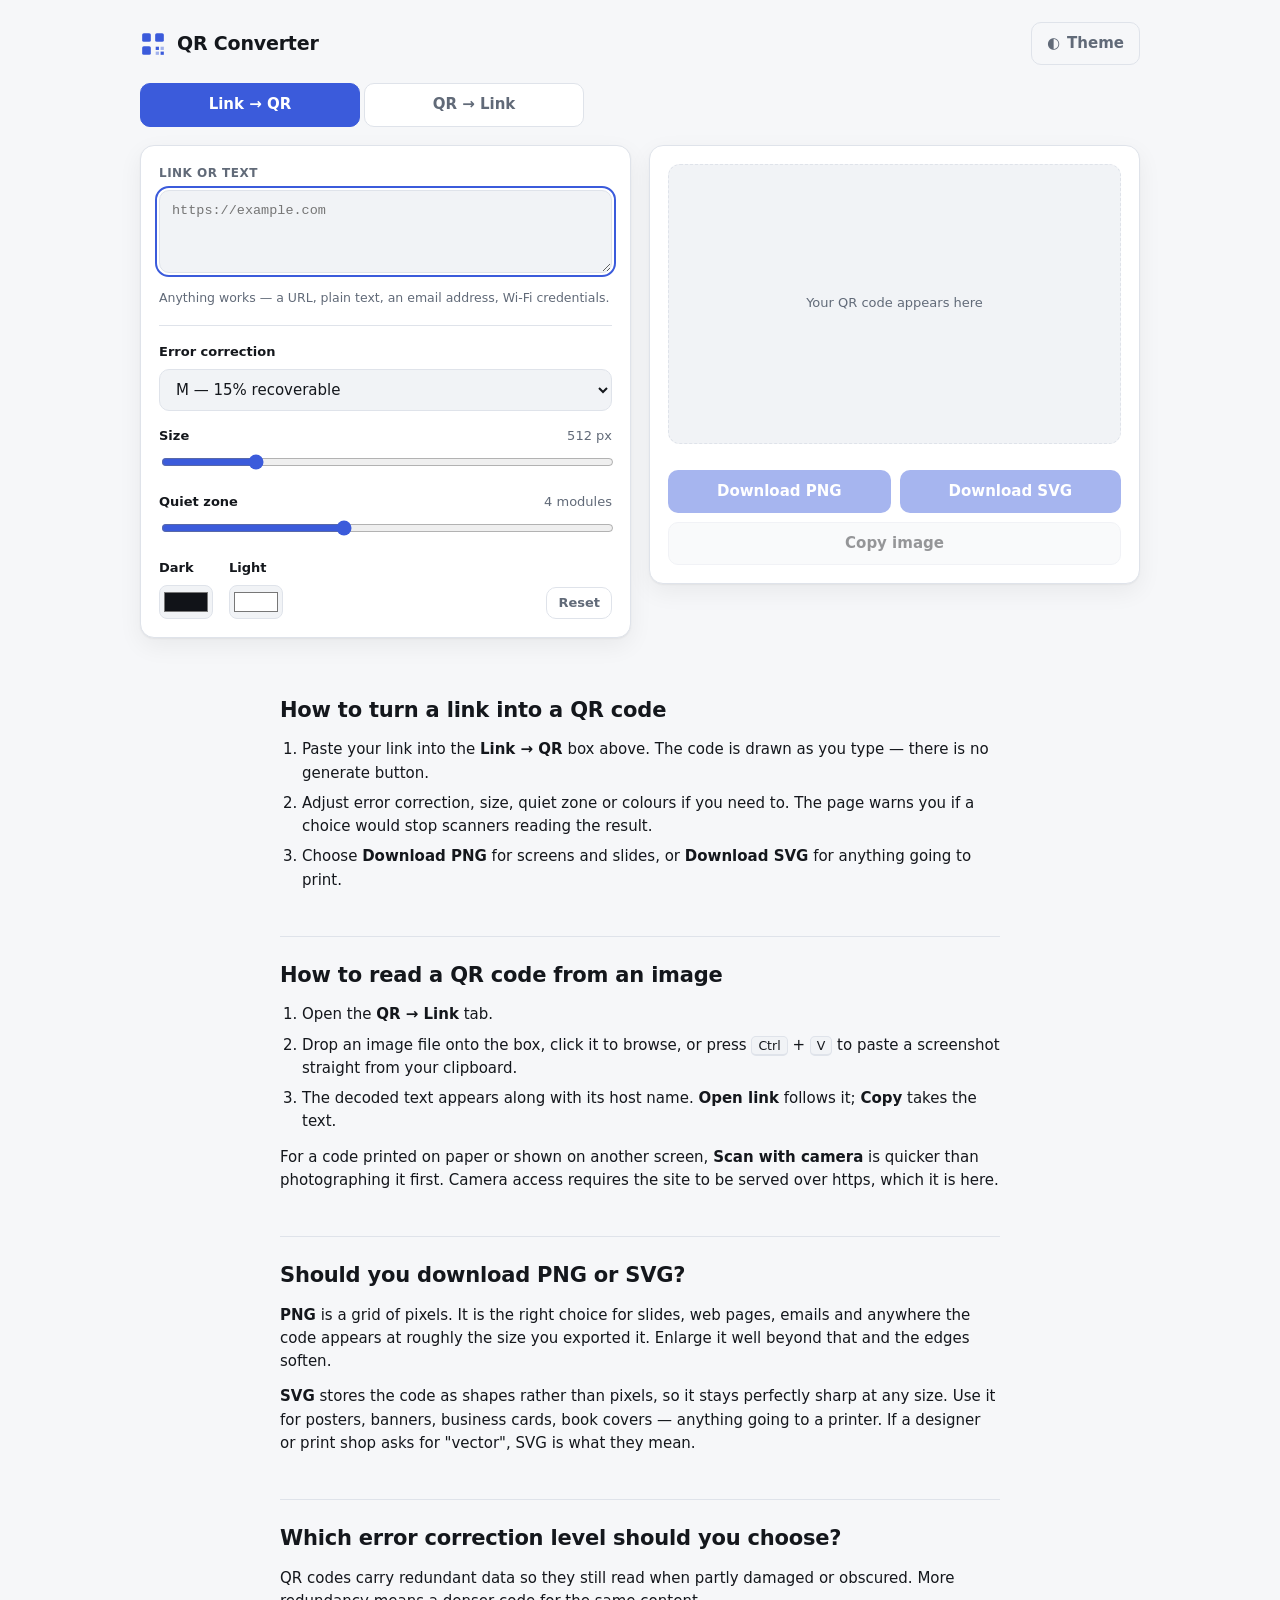
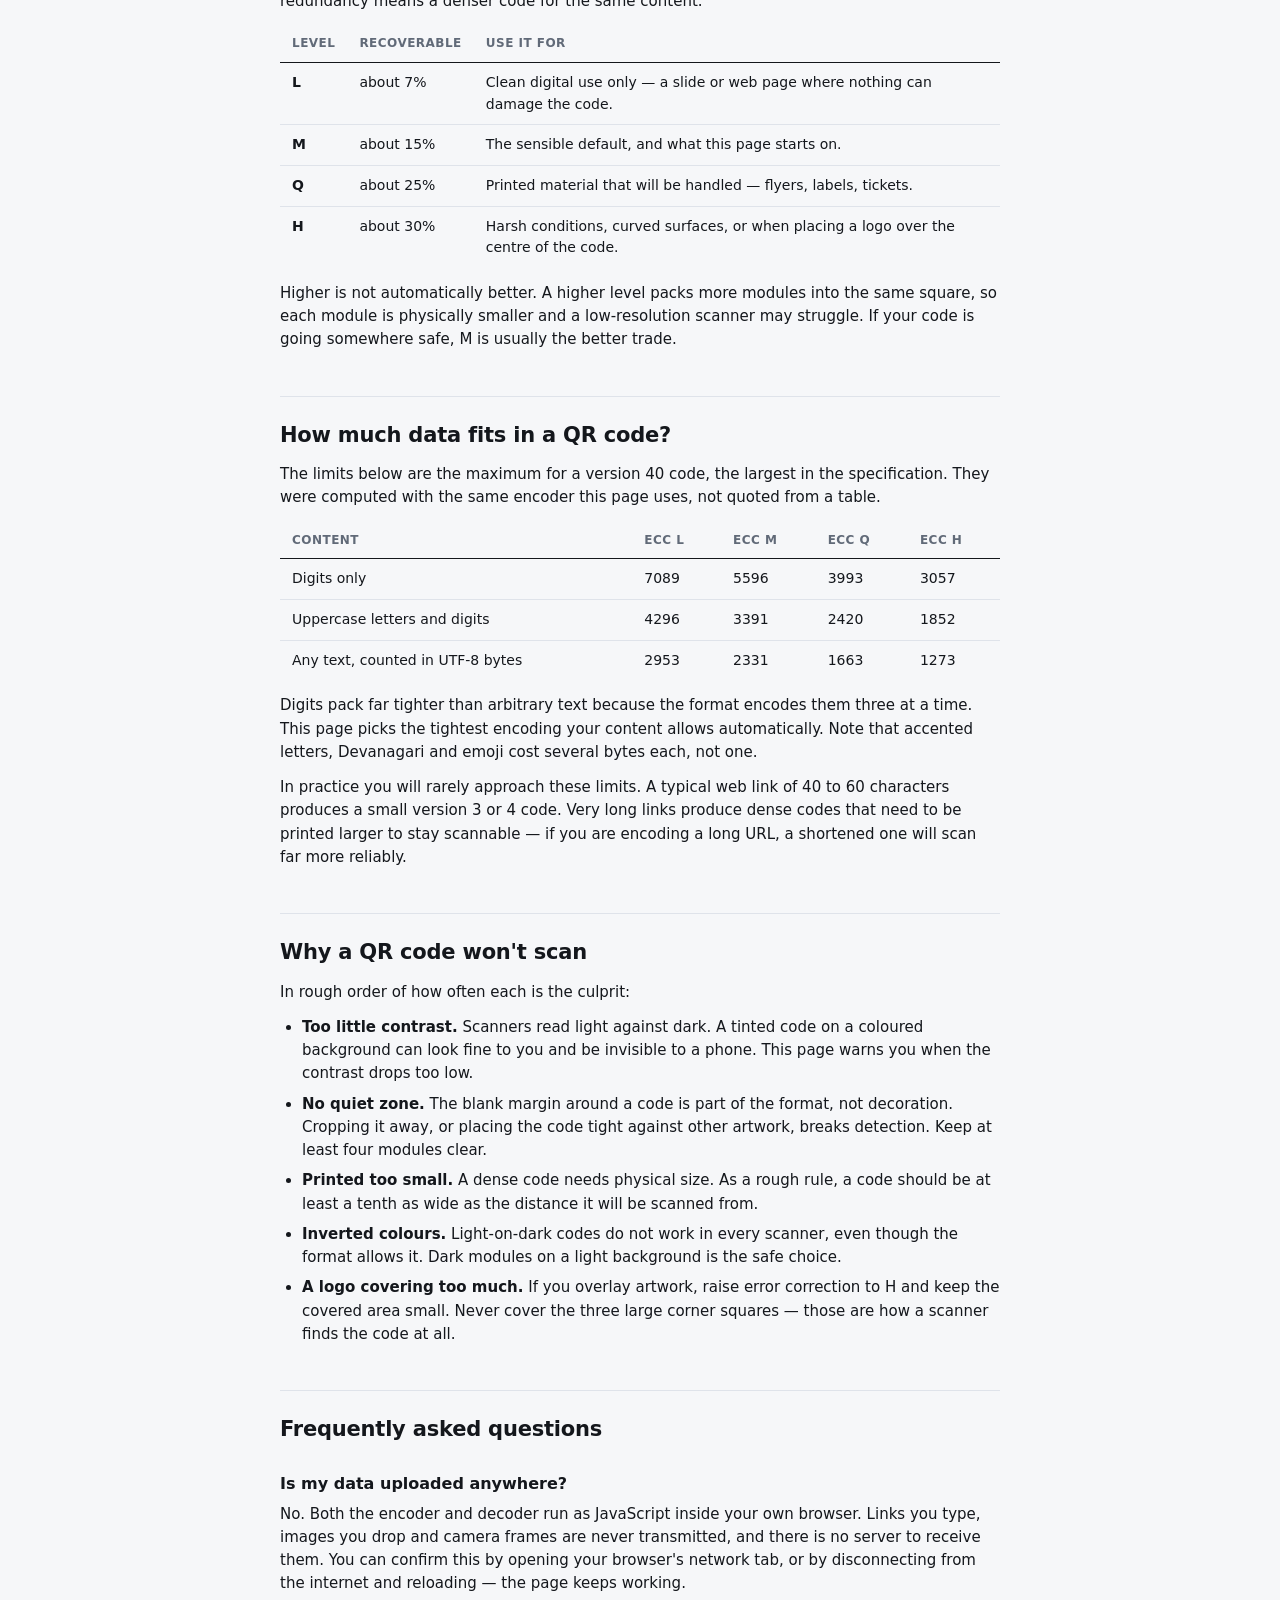
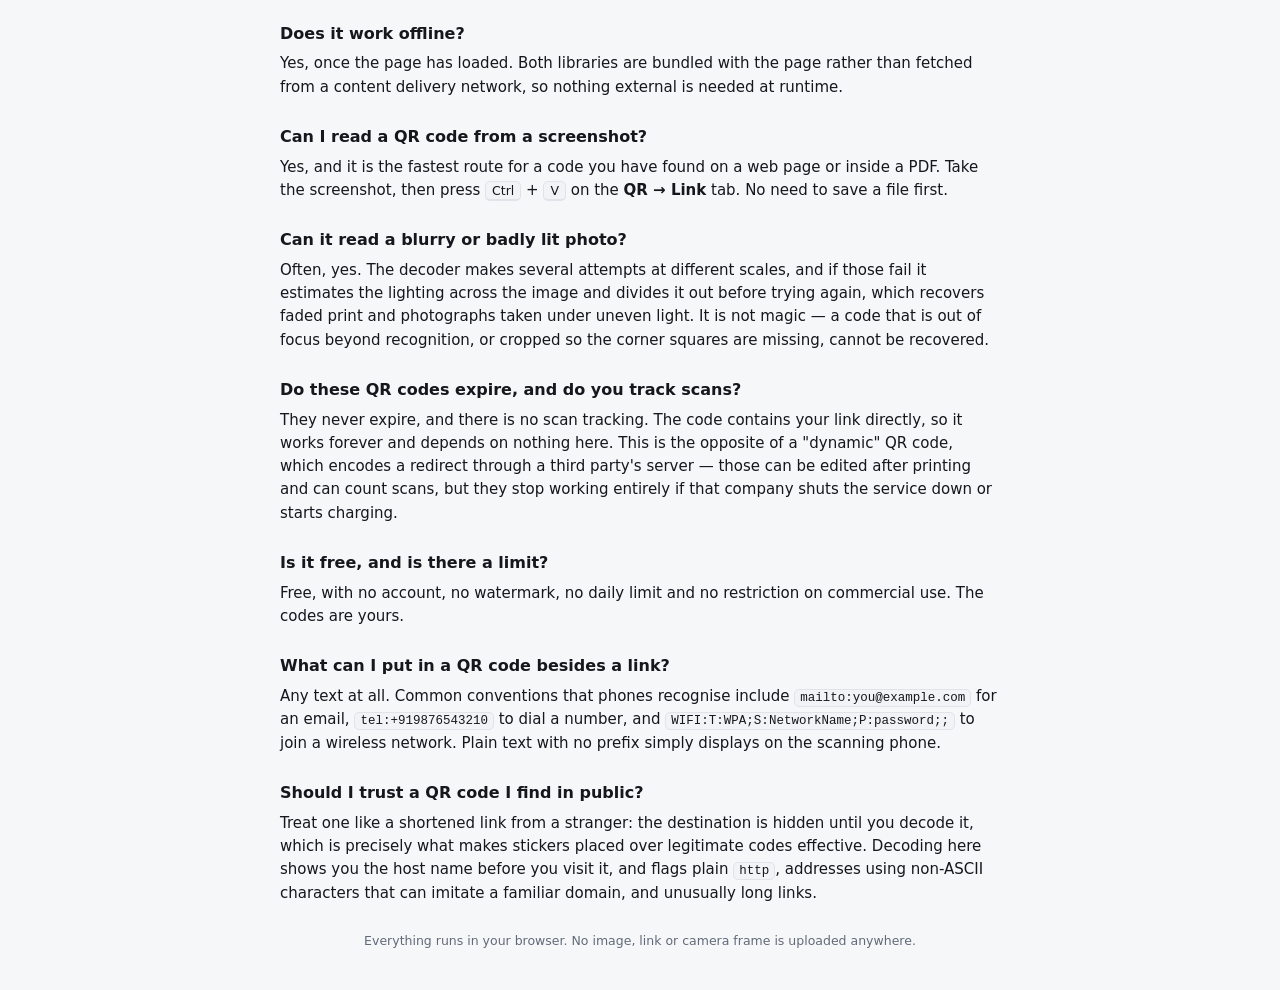
<file: index.html>
<!DOCTYPE html>
<html lang="en">
<head>
<meta charset="utf-8">
<meta name="viewport" content="width=device-width, initial-scale=1">

<title>QR Converter — Link to QR Code, QR Code to Link</title>
<meta name="description" content="Free QR code generator and reader that runs entirely in your browser. Turn any link into a QR code, download it as PNG or SVG, or scan a QR image to read the link back. Nothing is uploaded.">
<link rel="canonical" href="https://divyanshubathla.github.io/qr-converter/">
<meta name="robots" content="index, follow">
<meta name="theme-color" content="#3b5bdb" media="(prefers-color-scheme: light)">
<meta name="theme-color" content="#0e1014" media="(prefers-color-scheme: dark)">

<!-- link preview cards (Slack, WhatsApp, LinkedIn, Twitter/X, iMessage) -->
<meta property="og:type" content="website">
<meta property="og:site_name" content="QR Converter">
<meta property="og:url" content="https://divyanshubathla.github.io/qr-converter/">
<meta property="og:title" content="QR Converter — Link to QR Code, QR Code to Link">
<meta property="og:description" content="Turn any link into a QR code, or scan a QR image to read the link back. Runs entirely in your browser — nothing is uploaded.">
<meta property="og:image" content="https://divyanshubathla.github.io/qr-converter/og-image.png">
<meta property="og:image:width" content="1200">
<meta property="og:image:height" content="630">
<meta property="og:image:alt" content="QR Converter — a QR code beside the words Link to QR Code, QR Code to Link">
<meta name="twitter:card" content="summary_large_image">
<meta name="twitter:title" content="QR Converter — Link to QR Code, QR Code to Link">
<meta name="twitter:description" content="Turn any link into a QR code, or scan a QR image to read the link back. Runs entirely in your browser — nothing is uploaded.">
<meta name="twitter:image" content="https://divyanshubathla.github.io/qr-converter/og-image.png">

<link rel="icon" href="favicon.svg" type="image/svg+xml">
<link rel="apple-touch-icon" href="apple-touch-icon.png">

<link rel="stylesheet" href="styles.css">

<script type="application/ld+json">
{
  "@context": "https://schema.org",
  "@type": "WebApplication",
  "name": "QR Converter",
  "url": "https://divyanshubathla.github.io/qr-converter/",
  "description": "A QR code generator and reader that runs entirely in the browser. Converts a link into a QR code and reads a link back out of a QR code image.",
  "applicationCategory": "UtilitiesApplication",
  "operatingSystem": "Any, runs in a web browser",
  "browserRequirements": "Requires JavaScript",
  "offers": { "@type": "Offer", "price": "0", "priceCurrency": "USD" },
  "featureList": [
    "Encode a link or text as a QR code",
    "Adjustable error correction, size, quiet zone and colours",
    "Download as PNG or SVG",
    "Decode a QR code from an image file, clipboard paste or camera",
    "Runs offline; no data leaves the browser"
  ],
  "author": { "@type": "Person", "name": "Divyanshu Bathla" },
  "license": "https://github.com/DivyanshuBathla/qr-converter"
}
</script>

<script type="application/ld+json">
{
  "@context": "https://schema.org",
  "@type": "FAQPage",
  "mainEntity": [
    {
      "@type": "Question",
      "name": "Is my data uploaded anywhere?",
      "acceptedAnswer": {
        "@type": "Answer",
        "text": "No. Both the encoder and decoder run as JavaScript inside your own browser. Links you type, images you drop and camera frames are never transmitted, and there is no server to receive them."
      }
    },
    {
      "@type": "Question",
      "name": "Does it work offline?",
      "acceptedAnswer": {
        "@type": "Answer",
        "text": "Yes, once the page has loaded. Both libraries are bundled with the page rather than fetched from a content delivery network, so nothing external is needed at runtime."
      }
    },
    {
      "@type": "Question",
      "name": "Can I read a QR code from a screenshot?",
      "acceptedAnswer": {
        "@type": "Answer",
        "text": "Yes. Take the screenshot, then press Ctrl+V on the QR to Link tab. There is no need to save a file first."
      }
    },
    {
      "@type": "Question",
      "name": "Can it read a blurry or badly lit photo?",
      "acceptedAnswer": {
        "@type": "Answer",
        "text": "Often. The decoder makes several attempts at different scales, and if those fail it estimates the lighting across the image and divides it out before trying again, which recovers faded print and photographs taken under uneven light. A code that is out of focus beyond recognition, or cropped so the corner squares are missing, cannot be recovered."
      }
    },
    {
      "@type": "Question",
      "name": "Do these QR codes expire, and are scans tracked?",
      "acceptedAnswer": {
        "@type": "Answer",
        "text": "They never expire and there is no scan tracking. The code contains your link directly, so it works forever and depends on nothing here. This is the opposite of a dynamic QR code, which encodes a redirect through a third party's server."
      }
    },
    {
      "@type": "Question",
      "name": "Is it free, and is there a limit?",
      "acceptedAnswer": {
        "@type": "Answer",
        "text": "Free, with no account, no watermark, no daily limit and no restriction on commercial use."
      }
    },
    {
      "@type": "Question",
      "name": "What can I put in a QR code besides a link?",
      "acceptedAnswer": {
        "@type": "Answer",
        "text": "Any text. Common conventions phones recognise include mailto:you@example.com for an email, tel:+919876543210 to dial a number, and WIFI:T:WPA;S:NetworkName;P:password;; to join a wireless network."
      }
    },
    {
      "@type": "Question",
      "name": "Should I trust a QR code I find in public?",
      "acceptedAnswer": {
        "@type": "Answer",
        "text": "Treat it like a shortened link from a stranger: the destination is hidden until decoded, which is what makes stickers placed over legitimate codes effective. Decoding here shows the host name before you visit it, and flags plain http, addresses using non-ASCII characters that can imitate a familiar domain, and unusually long links."
      }
    },
    {
      "@type": "Question",
      "name": "Which error correction level should I choose?",
      "acceptedAnswer": {
        "@type": "Answer",
        "text": "M is the sensible default. Use Q or H for printed material that will be handled or partly covered by a logo. Higher levels pack more modules into the same square, making each module physically smaller, so higher is not automatically better."
      }
    },
    {
      "@type": "Question",
      "name": "How much data fits in a QR code?",
      "acceptedAnswer": {
        "@type": "Answer",
        "text": "At most 7089 digits, 4296 uppercase alphanumeric characters, or 2953 bytes of arbitrary text, using the largest version at the lowest error correction level. Higher error correction reduces these limits."
      }
    }
  ]
}
</script>
</head>
<body>

<header class="topbar">
  <div class="brand">
    <svg class="logo" viewBox="0 0 24 24" aria-hidden="true">
      <rect x="2" y="2" width="8" height="8" rx="1.5"></rect>
      <rect x="14" y="2" width="8" height="8" rx="1.5"></rect>
      <rect x="2" y="14" width="8" height="8" rx="1.5"></rect>
      <rect x="14.5" y="14.5" width="3" height="3"></rect>
      <rect x="19" y="19" width="3" height="3"></rect>
      <rect x="14.5" y="19" width="3" height="3" opacity=".45"></rect>
      <rect x="19" y="14.5" width="3" height="3" opacity=".45"></rect>
    </svg>
    <h1>QR Converter</h1>
  </div>
  <button id="theme-toggle" class="ghost-btn" type="button" title="Switch light / dark">
    <span id="theme-icon">◐</span><span class="btn-label">Theme</span>
  </button>
</header>

<nav class="tabs" role="tablist">
  <button class="tab is-active" role="tab" aria-selected="true" aria-controls="panel-encode" id="tab-encode">
    Link → QR
  </button>
  <button class="tab" role="tab" aria-selected="false" aria-controls="panel-decode" id="tab-decode">
    QR → Link
  </button>
</nav>

<main>

  <!-- ================= ENCODE ================= -->
  <section class="panel is-active" id="panel-encode" role="tabpanel" aria-labelledby="tab-encode">
    <div class="grid">

      <div class="card">
        <label class="field-label" for="enc-input">Link or text</label>
        <textarea id="enc-input" rows="3" spellcheck="false"
                  placeholder="https://example.com"></textarea>
        <p class="hint" id="enc-hint">Anything works — a URL, plain text, an email address, Wi-Fi credentials.</p>

        <div class="controls">
          <div class="control">
            <label for="enc-ecc">Error correction</label>
            <select id="enc-ecc">
              <option value="L">L — 7% recoverable</option>
              <option value="M" selected>M — 15% recoverable</option>
              <option value="Q">Q — 25% recoverable</option>
              <option value="H">H — 30% recoverable</option>
            </select>
          </div>

          <div class="control">
            <label for="enc-size">Size <span class="val" id="enc-size-val">512 px</span></label>
            <input type="range" id="enc-size" min="128" max="2048" step="32" value="512">
          </div>

          <div class="control">
            <label for="enc-margin">Quiet zone <span class="val" id="enc-margin-val">4 modules</span></label>
            <input type="range" id="enc-margin" min="0" max="10" step="1" value="4">
          </div>

          <div class="control colors">
            <div>
              <label for="enc-fg">Dark</label>
              <input type="color" id="enc-fg" value="#111318">
            </div>
            <div>
              <label for="enc-bg">Light</label>
              <input type="color" id="enc-bg" value="#ffffff">
            </div>
            <button type="button" class="ghost-btn small" id="enc-reset">Reset</button>
          </div>
        </div>
      </div>

      <div class="card preview-card">
        <div class="preview-wrap" id="enc-preview-wrap">
          <canvas id="enc-canvas" aria-label="Generated QR code"></canvas>
          <p class="placeholder" id="enc-placeholder">Your QR code appears here</p>
        </div>

        <p class="meta" id="enc-meta"></p>
        <p class="error" id="enc-error" hidden></p>

        <div class="actions">
          <button type="button" class="btn" id="enc-png" disabled>Download PNG</button>
          <button type="button" class="btn" id="enc-svg" disabled>Download SVG</button>
          <button type="button" class="btn subtle" id="enc-copy" disabled>Copy image</button>
        </div>
        <p class="hint center" id="enc-savehint" hidden>
          If the download is blocked, long-press or right-click the code above and save it.
        </p>
      </div>

    </div>
  </section>

  <!-- ================= DECODE ================= -->
  <section class="panel" id="panel-decode" role="tabpanel" aria-labelledby="tab-decode">
    <div class="grid">

      <div class="card">
        <div class="dropzone" id="dropzone" tabindex="0" role="button"
             aria-label="Choose a QR code image, or drop one here">
          <svg class="drop-icon" viewBox="0 0 24 24" aria-hidden="true">
            <path d="M12 16V4m0 0L8 8m4-4 4 4" fill="none" stroke-width="1.8"
                  stroke-linecap="round" stroke-linejoin="round"></path>
            <path d="M4 15v3a2 2 0 0 0 2 2h12a2 2 0 0 0 2-2v-3" fill="none" stroke-width="1.8"
                  stroke-linecap="round"></path>
          </svg>
          <p class="drop-title">Drop a QR image, or click to choose</p>
          <p class="hint">You can also paste one with Ctrl&nbsp;+&nbsp;V · PNG, JPG, WebP, GIF, SVG</p>
          <input type="file" id="file-input" accept="image/*" hidden>
        </div>

        <div class="or"><span>or</span></div>

        <button type="button" class="btn wide" id="cam-start">Scan with camera</button>
        <div class="cam-wrap" id="cam-wrap" hidden>
          <video id="cam-video" playsinline muted></video>
          <div class="cam-bar">
            <span class="cam-status" id="cam-status">Point the camera at a QR code…</span>
            <button type="button" class="ghost-btn small" id="cam-stop">Stop</button>
          </div>
        </div>
      </div>

      <div class="card">
        <div class="preview-wrap small" id="dec-preview-wrap">
          <canvas id="dec-canvas" aria-label="Scanned image"></canvas>
          <p class="placeholder" id="dec-placeholder">The scanned image appears here</p>
        </div>

        <div id="dec-result" hidden>
          <p class="field-label">Decoded content</p>
          <pre class="result-text" id="dec-text"></pre>
          <p class="meta" id="dec-meta"></p>
          <div class="actions">
            <a class="btn" id="dec-open" href="#" target="_blank" rel="noopener noreferrer" hidden>Open link</a>
            <button type="button" class="btn subtle" id="dec-copy">Copy</button>
            <button type="button" class="btn subtle" id="dec-toencode">Make a QR from this</button>
          </div>
          <p class="warn" id="dec-warn" hidden></p>
        </div>

        <p class="error" id="dec-error" hidden></p>
        <p class="busy" id="dec-busy" hidden>Reading…</p>
      </div>

    </div>
  </section>

</main>

<section class="content">

  <h2 id="how-to-generate">How to turn a link into a QR code</h2>
  <ol>
    <li>Paste your link into the <strong>Link&nbsp;→&nbsp;QR</strong> box above. The code is drawn as you type — there is no generate button.</li>
    <li>Adjust error correction, size, quiet zone or colours if you need to. The page warns you if a choice would stop scanners reading the result.</li>
    <li>Choose <strong>Download PNG</strong> for screens and slides, or <strong>Download SVG</strong> for anything going to print.</li>
  </ol>

  <h2 id="how-to-read">How to read a QR code from an image</h2>
  <ol>
    <li>Open the <strong>QR&nbsp;→&nbsp;Link</strong> tab.</li>
    <li>Drop an image file onto the box, click it to browse, or press <kbd>Ctrl</kbd>&nbsp;+&nbsp;<kbd>V</kbd> to paste a screenshot straight from your clipboard.</li>
    <li>The decoded text appears along with its host name. <strong>Open link</strong> follows it; <strong>Copy</strong> takes the text.</li>
  </ol>
  <p>For a code printed on paper or shown on another screen, <strong>Scan with camera</strong> is quicker than photographing it first. Camera access requires the site to be served over https, which it is here.</p>

  <h2 id="png-or-svg">Should you download PNG or SVG?</h2>
  <p><strong>PNG</strong> is a grid of pixels. It is the right choice for slides, web pages, emails and anywhere the code appears at roughly the size you exported it. Enlarge it well beyond that and the edges soften.</p>
  <p><strong>SVG</strong> stores the code as shapes rather than pixels, so it stays perfectly sharp at any size. Use it for posters, banners, business cards, book covers — anything going to a printer. If a designer or print shop asks for "vector", SVG is what they mean.</p>

  <h2 id="error-correction">Which error correction level should you choose?</h2>
  <p>QR codes carry redundant data so they still read when partly damaged or obscured. More redundancy means a denser code for the same content.</p>
  <table class="table-stack">
    <thead>
      <tr><th>Level</th><th>Recoverable</th><th>Use it for</th></tr>
    </thead>
    <tbody>
      <tr><td data-label="Level"><strong>L</strong></td><td data-label="Recoverable">about 7%</td><td data-label="Use it for">Clean digital use only — a slide or web page where nothing can damage the code.</td></tr>
      <tr><td data-label="Level"><strong>M</strong></td><td data-label="Recoverable">about 15%</td><td data-label="Use it for">The sensible default, and what this page starts on.</td></tr>
      <tr><td data-label="Level"><strong>Q</strong></td><td data-label="Recoverable">about 25%</td><td data-label="Use it for">Printed material that will be handled — flyers, labels, tickets.</td></tr>
      <tr><td data-label="Level"><strong>H</strong></td><td data-label="Recoverable">about 30%</td><td data-label="Use it for">Harsh conditions, curved surfaces, or when placing a logo over the centre of the code.</td></tr>
    </tbody>
  </table>
  <p>Higher is not automatically better. A higher level packs more modules into the same square, so each module is physically smaller and a low-resolution scanner may struggle. If your code is going somewhere safe, M is usually the better trade.</p>

  <h2 id="capacity">How much data fits in a QR code?</h2>
  <p>The limits below are the maximum for a version 40 code, the largest in the specification. They were computed with the same encoder this page uses, not quoted from a table.</p>
  <table class="table-compact">
    <thead>
      <tr><th>Content</th><th>ECC&nbsp;L</th><th>ECC&nbsp;M</th><th>ECC&nbsp;Q</th><th>ECC&nbsp;H</th></tr>
    </thead>
    <tbody>
      <tr><td>Digits only</td><td data-label="L">7089</td><td data-label="M">5596</td><td data-label="Q">3993</td><td data-label="H">3057</td></tr>
      <tr><td>Uppercase letters and digits</td><td data-label="L">4296</td><td data-label="M">3391</td><td data-label="Q">2420</td><td data-label="H">1852</td></tr>
      <tr><td>Any text, counted in UTF&#8209;8 bytes</td><td data-label="L">2953</td><td data-label="M">2331</td><td data-label="Q">1663</td><td data-label="H">1273</td></tr>
    </tbody>
  </table>
  <p>Digits pack far tighter than arbitrary text because the format encodes them three at a time. This page picks the tightest encoding your content allows automatically. Note that accented letters, Devanagari and emoji cost several bytes each, not one.</p>
  <p>In practice you will rarely approach these limits. A typical web link of 40 to 60 characters produces a small version 3 or 4 code. Very long links produce dense codes that need to be printed larger to stay scannable — if you are encoding a long URL, a shortened one will scan far more reliably.</p>

  <h2 id="wont-scan">Why a QR code won't scan</h2>
  <p>In rough order of how often each is the culprit:</p>
  <ul>
    <li><strong>Too little contrast.</strong> Scanners read light against dark. A tinted code on a coloured background can look fine to you and be invisible to a phone. This page warns you when the contrast drops too low.</li>
    <li><strong>No quiet zone.</strong> The blank margin around a code is part of the format, not decoration. Cropping it away, or placing the code tight against other artwork, breaks detection. Keep at least four modules clear.</li>
    <li><strong>Printed too small.</strong> A dense code needs physical size. As a rough rule, a code should be at least a tenth as wide as the distance it will be scanned from.</li>
    <li><strong>Inverted colours.</strong> Light-on-dark codes do not work in every scanner, even though the format allows it. Dark modules on a light background is the safe choice.</li>
    <li><strong>A logo covering too much.</strong> If you overlay artwork, raise error correction to H and keep the covered area small. Never cover the three large corner squares — those are how a scanner finds the code at all.</li>
  </ul>

  <h2 id="faq">Frequently asked questions</h2>

  <h3>Is my data uploaded anywhere?</h3>
  <p>No. Both the encoder and decoder run as JavaScript inside your own browser. Links you type, images you drop and camera frames are never transmitted, and there is no server to receive them. You can confirm this by opening your browser's network tab, or by disconnecting from the internet and reloading — the page keeps working.</p>

  <h3>Does it work offline?</h3>
  <p>Yes, once the page has loaded. Both libraries are bundled with the page rather than fetched from a content delivery network, so nothing external is needed at runtime.</p>

  <h3>Can I read a QR code from a screenshot?</h3>
  <p>Yes, and it is the fastest route for a code you have found on a web page or inside a PDF. Take the screenshot, then press <kbd>Ctrl</kbd>&nbsp;+&nbsp;<kbd>V</kbd> on the <strong>QR&nbsp;→&nbsp;Link</strong> tab. No need to save a file first.</p>

  <h3>Can it read a blurry or badly lit photo?</h3>
  <p>Often, yes. The decoder makes several attempts at different scales, and if those fail it estimates the lighting across the image and divides it out before trying again, which recovers faded print and photographs taken under uneven light. It is not magic — a code that is out of focus beyond recognition, or cropped so the corner squares are missing, cannot be recovered.</p>

  <h3>Do these QR codes expire, and do you track scans?</h3>
  <p>They never expire, and there is no scan tracking. The code contains your link directly, so it works forever and depends on nothing here. This is the opposite of a "dynamic" QR code, which encodes a redirect through a third party's server — those can be edited after printing and can count scans, but they stop working entirely if that company shuts the service down or starts charging.</p>

  <h3>Is it free, and is there a limit?</h3>
  <p>Free, with no account, no watermark, no daily limit and no restriction on commercial use. The codes are yours.</p>

  <h3>What can I put in a QR code besides a link?</h3>
  <p>Any text at all. Common conventions that phones recognise include <code>mailto:you@example.com</code> for an email, <code>tel:+919876543210</code> to dial a number, and <code>WIFI:T:WPA;S:NetworkName;P:password;;</code> to join a wireless network. Plain text with no prefix simply displays on the scanning phone.</p>

  <h3>Should I trust a QR code I find in public?</h3>
  <p>Treat one like a shortened link from a stranger: the destination is hidden until you decode it, which is precisely what makes stickers placed over legitimate codes effective. Decoding here shows you the host name before you visit it, and flags plain <code>http</code>, addresses using non-ASCII characters that can imitate a familiar domain, and unusually long links.</p>

</section>


<footer>
  <p>Everything runs in your browser. No image, link or camera frame is uploaded anywhere.</p>
</footer>

<div class="toast" id="toast" hidden></div>

<script src="vendor/qrcode-generator.js"></script>
<script src="app.js"></script>
</body>
</html>
</file>
<file: styles.css>
/* ---------- tokens ---------- */
:root {
  --bg: #f6f7f9;
  --surface: #ffffff;
  --surface-2: #f1f3f6;
  --text: #14171c;
  --muted: #616a78;
  --border: #dfe3ea;
  --accent: #3b5bdb;
  --accent-text: #ffffff;
  --accent-soft: #e8ecfb;
  --danger: #c2255c;
  --warn-bg: #fff4e2;
  --warn-text: #8a5300;
  --shadow: 0 1px 2px rgba(17, 19, 24, .05), 0 8px 24px rgba(17, 19, 24, .06);
  --radius: 14px;
}

:root:not([data-theme="light"]) {
  color-scheme: light dark;
}

:root[data-theme="light"] {
  color-scheme: light;
}

@media (prefers-color-scheme: dark) {
  :root:not([data-theme="light"]) {
    --bg: #0e1014;
    --surface: #171a20;
    --surface-2: #1e222a;
    --text: #e8eaee;
    --muted: #98a1b0;
    --border: #2b303a;
    --accent: #7a92ff;
    --accent-text: #0e1014;
    --accent-soft: #212a45;
    --danger: #ff8fab;
    --warn-bg: #3a2c12;
    --warn-text: #f5c06a;
    --shadow: 0 1px 2px rgba(0, 0, 0, .4), 0 8px 24px rgba(0, 0, 0, .35);
  }
}

:root[data-theme="dark"] {
  color-scheme: dark;
  --bg: #0e1014;
  --surface: #171a20;
  --surface-2: #1e222a;
  --text: #e8eaee;
  --muted: #98a1b0;
  --border: #2b303a;
  --accent: #7a92ff;
  --accent-text: #0e1014;
  --accent-soft: #212a45;
  --danger: #ff8fab;
  --warn-bg: #3a2c12;
  --warn-text: #f5c06a;
  --shadow: 0 1px 2px rgba(0, 0, 0, .4), 0 8px 24px rgba(0, 0, 0, .35);
}

* { box-sizing: border-box; }

body {
  margin: 0;
  padding-block: 0 40px;
  background: var(--bg);
  color: var(--text);
  font: 15px/1.55 ui-sans-serif, system-ui, -apple-system, "Segoe UI", Roboto, Helvetica, Arial, sans-serif;
  -webkit-font-smoothing: antialiased;
}

/* ---------- layout ---------- */
.topbar, .tabs, main, footer {
  max-width: 1040px;
  margin-inline: auto;
  padding-inline: 20px;
}

.topbar {
  display: flex;
  align-items: center;
  justify-content: space-between;
  gap: 16px;
  padding-block: 22px 14px;
}

.brand { display: flex; align-items: center; gap: 11px; }
.brand h1 { font-size: 19px; font-weight: 650; margin: 0; letter-spacing: -.01em; }
.logo { width: 26px; height: 26px; fill: var(--accent); flex: none; }

.tabs {
  display: flex;
  gap: 4px;
  padding-block: 4px 18px;
}

.tab {
  flex: 1 1 0;
  max-width: 220px;
  appearance: none;
  border: 1px solid var(--border);
  background: var(--surface);
  color: var(--muted);
  font: inherit;
  font-weight: 550;
  padding: 9px 14px;
  border-radius: 10px;
  cursor: pointer;
  transition: background .15s, color .15s, border-color .15s;
}
.tab:hover { color: var(--text); }
.tab.is-active {
  background: var(--accent);
  border-color: var(--accent);
  color: var(--accent-text);
}

.panel { display: none; }
.panel.is-active { display: block; }

.grid {
  display: grid;
  grid-template-columns: minmax(0, 1fr) minmax(0, 1fr);
  gap: 18px;
  align-items: start;
}

@media (max-width: 760px) {
  .grid { grid-template-columns: minmax(0, 1fr); }
  .tab { max-width: none; }
}

.card {
  background: var(--surface);
  border: 1px solid var(--border);
  border-radius: var(--radius);
  box-shadow: var(--shadow);
  padding: 18px;
}

/* ---------- form bits ---------- */
.field-label {
  display: block;
  font-size: 12px;
  font-weight: 600;
  letter-spacing: .04em;
  text-transform: uppercase;
  color: var(--muted);
  margin: 0 0 8px;
}

textarea, select, input[type="text"] {
  width: 100%;
  font: inherit;
  color: var(--text);
  background: var(--surface-2);
  border: 1px solid var(--border);
  border-radius: 10px;
  padding: 10px 12px;
}
textarea {
  resize: vertical;
  min-height: 76px;
  font-family: ui-monospace, SFMono-Regular, Menlo, Consolas, monospace;
  font-size: 13.5px;
  line-height: 1.5;
}
textarea:focus, select:focus, .dropzone:focus-visible, .tab:focus-visible, button:focus-visible {
  outline: 2px solid var(--accent);
  outline-offset: 2px;
}

.hint { color: var(--muted); font-size: 12.5px; margin: 8px 0 0; }
.hint.center { text-align: center; }

.controls {
  margin-top: 18px;
  padding-top: 16px;
  border-top: 1px solid var(--border);
  display: grid;
  gap: 15px;
}
.control label {
  display: flex;
  justify-content: space-between;
  align-items: baseline;
  gap: 10px;
  font-size: 13px;
  font-weight: 550;
  margin-bottom: 6px;
}
.control .val { color: var(--muted); font-weight: 450; font-variant-numeric: tabular-nums; }

input[type="range"] { width: 100%; accent-color: var(--accent); }

.control.colors {
  display: flex;
  align-items: flex-end;
  gap: 16px;
  flex-wrap: wrap;
}
.control.colors label { display: block; margin-bottom: 6px; }
input[type="color"] {
  width: 54px;
  height: 34px;
  padding: 2px;
  border: 1px solid var(--border);
  border-radius: 8px;
  background: var(--surface-2);
  cursor: pointer;
}
.control.colors .ghost-btn { margin-left: auto; }

/* ---------- buttons ---------- */
.btn, .ghost-btn {
  appearance: none;
  font: inherit;
  font-weight: 550;
  border-radius: 10px;
  padding: 9px 15px;
  cursor: pointer;
  border: 1px solid transparent;
  transition: filter .15s, background .15s, opacity .15s;
  text-decoration: none;
  display: inline-flex;
  align-items: center;
  justify-content: center;
}
.btn {
  background: var(--accent);
  color: var(--accent-text);
}
.btn:hover:not(:disabled) { filter: brightness(1.08); }
.btn:disabled { opacity: .45; cursor: not-allowed; }
.btn.subtle {
  background: var(--surface-2);
  color: var(--text);
  border-color: var(--border);
}
.btn.wide { width: 100%; }

.ghost-btn {
  background: transparent;
  color: var(--muted);
  border-color: var(--border);
}
.ghost-btn:hover { color: var(--text); }
.ghost-btn.small { padding: 5px 11px; font-size: 13px; }
.btn-label { margin-left: 7px; }
@media (max-width: 480px) { .btn-label { display: none; } }

.actions {
  display: flex;
  flex-wrap: wrap;
  gap: 9px;
  margin-top: 14px;
}
.actions .btn { flex: 1 1 auto; }

/* ---------- previews ---------- */
.preview-card { display: flex; flex-direction: column; }

.preview-wrap {
  background: var(--surface-2);
  border: 1px dashed var(--border);
  border-radius: 12px;
  min-height: 280px;
  display: grid;
  place-items: center;
  padding: 16px;
  overflow: hidden;
}
.preview-wrap.small { min-height: 200px; }
.preview-wrap canvas {
  max-width: 100%;
  height: auto;
  border-radius: 6px;
  display: none;
}
.preview-wrap.has-content { border-style: solid; }
.preview-wrap.has-content canvas { display: block; }
.preview-wrap.has-content .placeholder { display: none; }
.placeholder { color: var(--muted); font-size: 13px; margin: 0; text-align: center; }

.meta {
  color: var(--muted);
  font-size: 12.5px;
  margin: 12px 0 0;
  font-variant-numeric: tabular-nums;
}
.error { color: var(--danger); font-size: 13px; margin: 12px 0 0; }
.busy { color: var(--muted); font-size: 13px; margin: 12px 0 0; }
.warn {
  background: var(--warn-bg);
  color: var(--warn-text);
  font-size: 12.5px;
  border-radius: 9px;
  padding: 9px 11px;
  margin: 12px 0 0;
}

/* ---------- dropzone ---------- */
.dropzone {
  border: 1.5px dashed var(--border);
  border-radius: 12px;
  background: var(--surface-2);
  padding: 32px 18px;
  text-align: center;
  cursor: pointer;
  transition: border-color .15s, background .15s;
}
.dropzone:hover, .dropzone.is-over {
  border-color: var(--accent);
  background: var(--accent-soft);
}
.drop-icon {
  width: 30px; height: 30px;
  stroke: var(--accent);
  fill: none;
  margin-bottom: 8px;
}
.drop-title { font-weight: 550; margin: 0; }
.dropzone .hint { margin-top: 6px; }

.or {
  display: flex;
  align-items: center;
  gap: 12px;
  color: var(--muted);
  font-size: 12px;
  text-transform: uppercase;
  letter-spacing: .07em;
  margin: 16px 0;
}
.or::before, .or::after {
  content: "";
  flex: 1;
  height: 1px;
  background: var(--border);
}

.cam-wrap { margin-top: 14px; }
#cam-video {
  width: 100%;
  border-radius: 12px;
  background: #000;
  display: block;
  aspect-ratio: 4 / 3;
  object-fit: cover;
}
.cam-bar {
  display: flex;
  align-items: center;
  justify-content: space-between;
  gap: 10px;
  margin-top: 9px;
}
.cam-status { color: var(--muted); font-size: 12.5px; }

/* ---------- result ---------- */
.result-text {
  background: var(--surface-2);
  border: 1px solid var(--border);
  border-radius: 10px;
  padding: 12px;
  margin: 0;
  font-family: ui-monospace, SFMono-Regular, Menlo, Consolas, monospace;
  font-size: 13px;
  line-height: 1.55;
  white-space: pre-wrap;
  overflow-wrap: anywhere;
  max-height: 220px;
  overflow-y: auto;
}
#dec-result { margin-top: 16px; }

footer {
  color: var(--muted);
  font-size: 12.5px;
  text-align: center;
  margin-top: 26px;
}
footer p { margin: 0; }

/* ---------- toast ---------- */
.toast {
  position: fixed;
  left: 50%;
  bottom: 26px;
  transform: translateX(-50%);
  background: var(--text);
  color: var(--bg);
  padding: 9px 16px;
  border-radius: 999px;
  font-size: 13px;
  font-weight: 550;
  box-shadow: var(--shadow);
  z-index: 50;
}

/* ---------- prose content below the tool ---------- */
.content {
  max-width: 760px;
  margin: 56px auto 0;
  padding-inline: 20px;
}

.content h2 {
  font-size: 21px;
  font-weight: 640;
  letter-spacing: -.01em;
  margin: 44px 0 12px;
  padding-top: 22px;
  border-top: 1px solid var(--border);
}
.content h2:first-child { margin-top: 0; padding-top: 0; border-top: 0; }

.content h3 {
  font-size: 16px;
  font-weight: 620;
  margin: 26px 0 6px;
}

.content p { margin: 0 0 12px; color: var(--text); }
.content ol, .content ul { margin: 0 0 12px; padding-left: 22px; }
.content li { margin-bottom: 7px; }
.content strong { font-weight: 620; }

.content kbd {
  font: inherit;
  font-size: 12.5px;
  background: var(--surface-2);
  border: 1px solid var(--border);
  border-bottom-width: 2px;
  border-radius: 5px;
  padding: 1px 6px;
  white-space: nowrap;
}

.content code {
  font-family: ui-monospace, SFMono-Regular, Menlo, Consolas, monospace;
  font-size: 12.5px;
  background: var(--surface-2);
  border: 1px solid var(--border);
  border-radius: 5px;
  padding: 1px 5px;
  overflow-wrap: anywhere;
}

.content table {
  width: 100%;
  border-collapse: collapse;
  margin: 4px 0 14px;
  font-size: 14px;
}
.content th, .content td {
  text-align: left;
  padding: 9px 12px;
  border-bottom: 1px solid var(--border);
  vertical-align: top;
}
.content th {
  font-size: 12px;
  font-weight: 640;
  text-transform: uppercase;
  letter-spacing: .04em;
  color: var(--muted);
  border-bottom-color: var(--text);
}
.content td + td, .content th + th { font-variant-numeric: tabular-nums; }
.content tbody tr:last-child td { border-bottom: 0; }

/* On a phone a table either scrolls sideways or gets cut off, and both read as
   broken. Below 620px each row becomes its own card instead, with the column
   heading carried down as a label on each cell. */
@media (max-width: 620px) {
  .content table,
  .content table tbody,
  .content table tr,
  .content table td { display: block; width: 100%; }
  .content table thead { display: none; }

  .content table tr {
    border: 1px solid var(--border);
    border-radius: 11px;
    padding: 13px 15px;
    margin-bottom: 10px;
    background: var(--surface);
  }
  .content table td { border: 0; padding: 0; }

  /* stacked: label above value, for rows carrying prose */
  .content .table-stack td + td { margin-top: 10px; }
  .content .table-stack td::before {
    content: attr(data-label);
    display: block;
    font-size: 11px;
    font-weight: 640;
    text-transform: uppercase;
    letter-spacing: .05em;
    color: var(--muted);
    margin-bottom: 2px;
  }

  /* compact: title, then the four figures inline */
  .content .table-compact td { display: inline-flex; align-items: baseline; gap: 6px; width: auto; margin-right: 16px; }
  .content .table-compact td:first-child {
    display: block;
    width: 100%;
    font-weight: 620;
    margin: 0 0 9px;
  }
  .content .table-compact td:not(:first-child)::before {
    content: attr(data-label);
    font-size: 11px;
    font-weight: 640;
    letter-spacing: .05em;
    color: var(--muted);
  }
}
</file>
